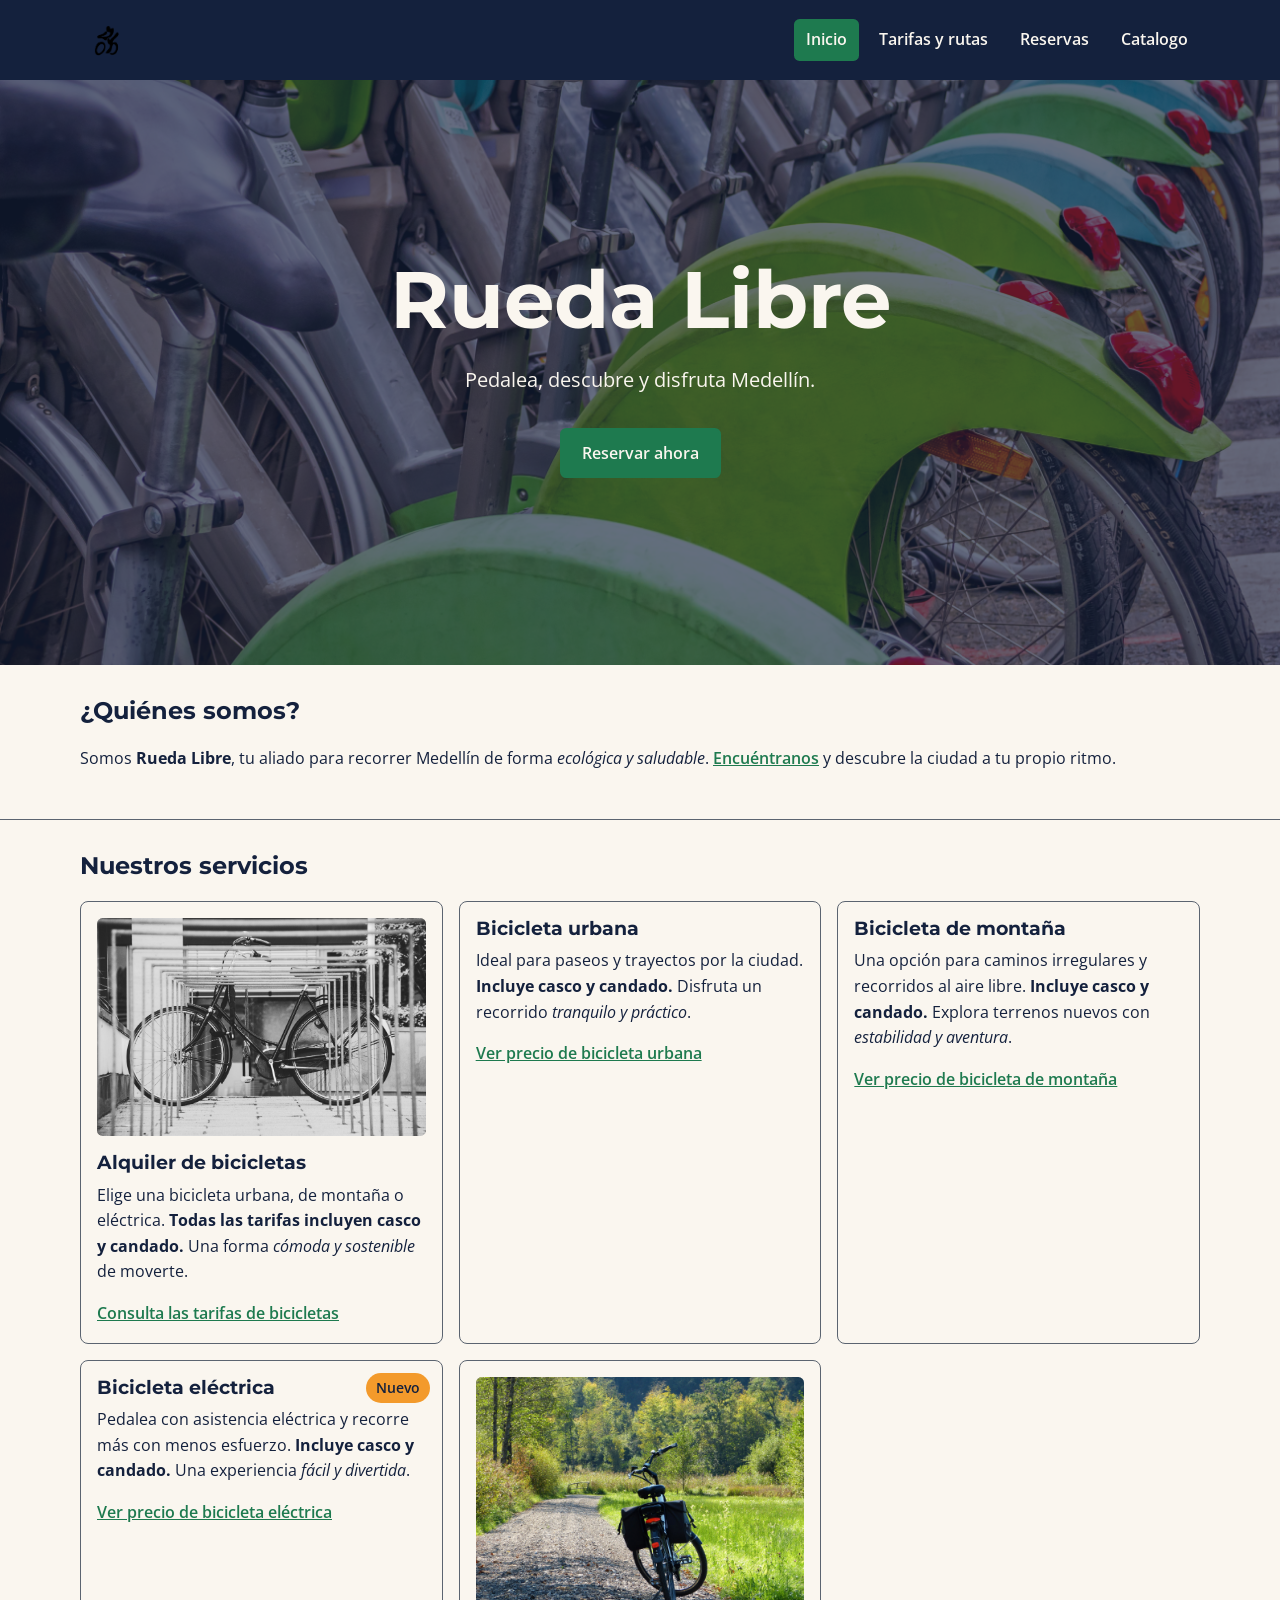
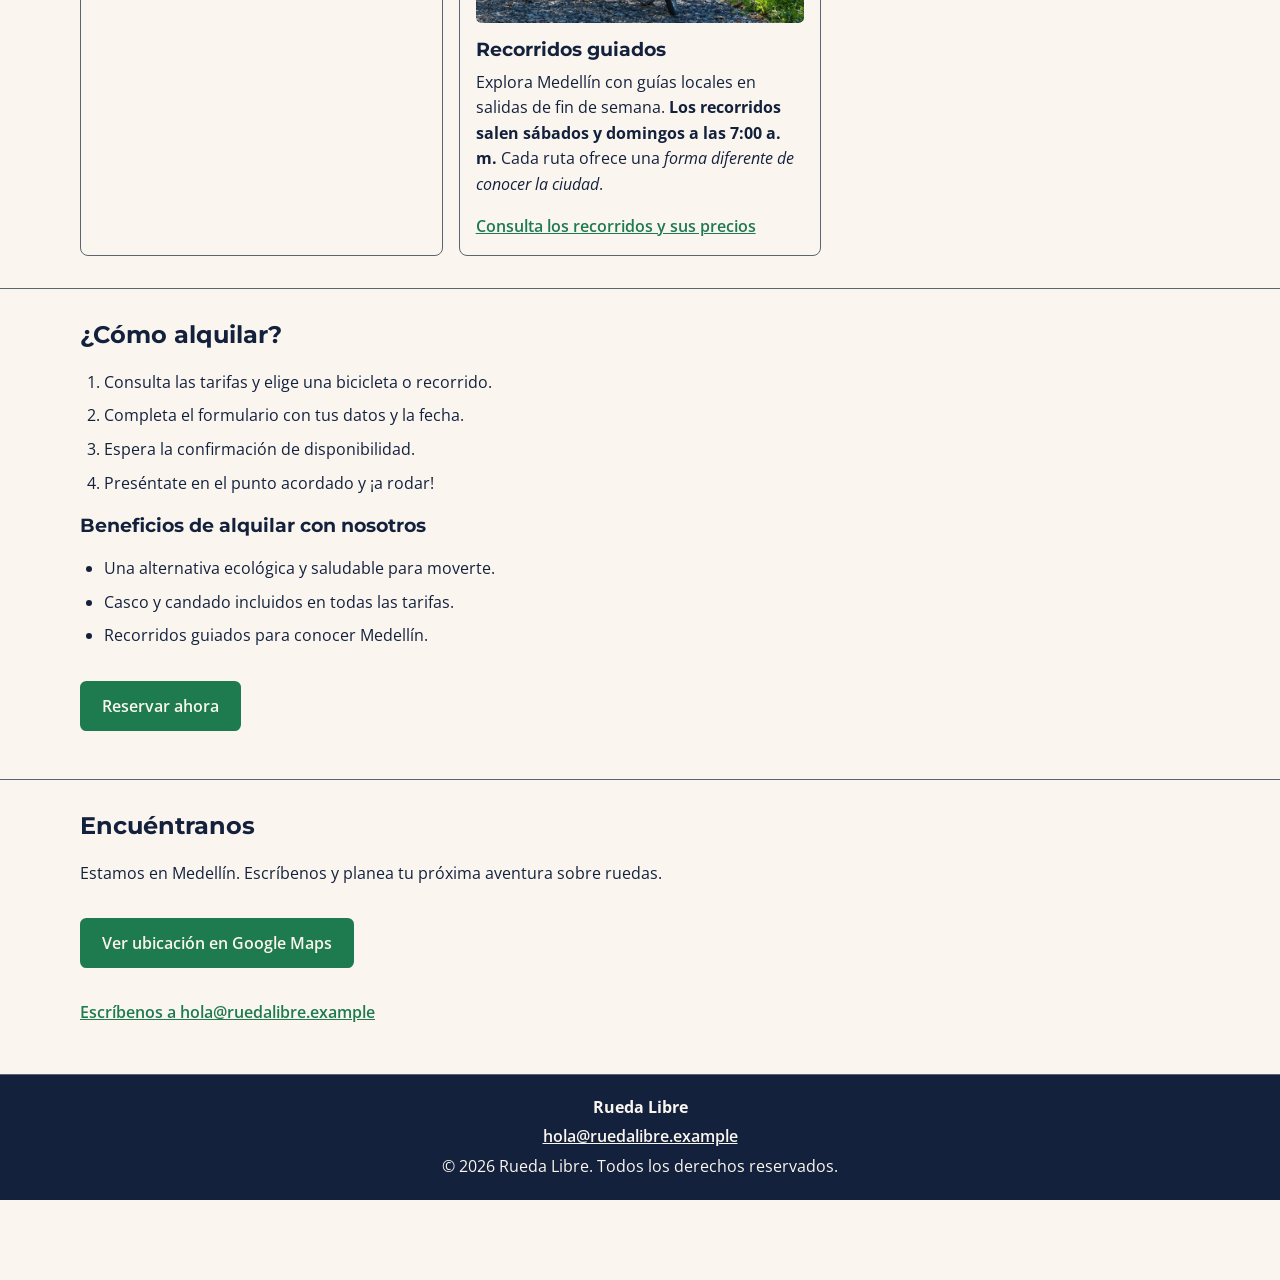
<file: index.html>
<!DOCTYPE html>
<html lang="es">
<head>
    <meta charset="UTF-8">
    <meta name="viewport" content="width=device-width, initial-scale=1.0">
    <meta name="description" content="Alquila bicicletas y descubre Medellín con los recorridos guiados de Rueda Libre.">
    <title>Rueda Libre | Bicicletas y recorridos en Medellín</title>
    <link rel="preconnect" href="https://fonts.googleapis.com">
    <link rel="preconnect" href="https://fonts.gstatic.com" crossorigin>
    <link href="https://fonts.googleapis.com/css2?family=Montserrat:wght@700&family=Open+Sans:wght@400;600&display=swap" rel="stylesheet">
    <link rel="stylesheet" href="css/styles.css">
</head>
<body>
    <header class="site-header">
        <nav class="site-nav" aria-label="Navegación principal">
            <a class="brand" href="index.html" aria-label="Rueda Libre, inicio">
                <img src="img/Logo.png" alt="Logo de Rueda Libre" width="56" height="56">
            </a>
            <ul id="menu">
                <li><a class="activo" href="index.html" aria-current="page">Inicio</a></li>
                <li><a href="paginas/tarifas.html">Tarifas y rutas</a></li>
                <li><a href="paginas/reservas.html">Reservas</a></li>
                <li><a href="paginas/catalogo-bootstrap.html">Catalogo</a></li>
            </ul>
        </nav>
    </header>

    <main>
        <section class="hero" aria-labelledby="titulo-principal">
            <img class="hero-image" src="img/Portada.jpg" alt="Fila de bicicletas de alquiler listas para salir" width="1600">
            <div class="hero-content">
                <h1 id="titulo-principal">Rueda Libre</h1>
                <p>Pedalea, descubre y disfruta Medellín.</p>
                <a class="button" href="paginas/reservas.html">Reservar ahora</a>
            </div>
        </section>

        <section class="content-section" id="quienes-somos" aria-labelledby="titulo-quienes-somos">
            <h2 id="titulo-quienes-somos">¿Quiénes somos?</h2>
            <p>
                Somos <strong>Rueda Libre</strong>, tu aliado para recorrer Medellín de forma
                <em>ecológica y saludable</em>. <a href="#encuentranos">Encuéntranos</a> y descubre
                la ciudad a tu propio ritmo.
            </p>
        </section>

        <section class="content-section content-section--muted" id="servicios" aria-labelledby="titulo-servicios">
            <h2 id="titulo-servicios">Nuestros servicios</h2>
            <div class="service-grid">
                <article class="service-card">
                    <img src="img/Bicicleta.jpg" alt="Bicicleta lista para recorrer la ciudad" width="800">
                    <h3>Alquiler de bicicletas</h3>
                    <p>Elige una bicicleta urbana, de montaña o eléctrica. <strong>Todas las tarifas incluyen casco y candado.</strong> Una forma <em>cómoda y sostenible</em> de moverte.</p>
                    <a href="paginas/tarifas.html">Consulta las tarifas de bicicletas</a>
                </article>
                <article class="service-card">
                    <h3>Bicicleta urbana</h3>
                    <p>Ideal para paseos y trayectos por la ciudad. <strong>Incluye casco y candado.</strong> Disfruta un recorrido <em>tranquilo y práctico</em>.</p>
                    <a href="paginas/tarifas.html">Ver precio de bicicleta urbana</a>
                </article>
                <article class="service-card">
                    <h3>Bicicleta de montaña</h3>
                    <p>Una opción para caminos irregulares y recorridos al aire libre. <strong>Incluye casco y candado.</strong> Explora terrenos nuevos con <em>estabilidad y aventura</em>.</p>
                    <a href="paginas/tarifas.html">Ver precio de bicicleta de montaña</a>
                </article>
                <article class="service-card service-card--new">
                    <span class="new-badge">Nuevo</span>
                    <h3>Bicicleta eléctrica</h3>
                    <p>Pedalea con asistencia eléctrica y recorre más con menos esfuerzo. <strong>Incluye casco y candado.</strong> Una experiencia <em>fácil y divertida</em>.</p>
                    <a href="paginas/tarifas.html">Ver precio de bicicleta eléctrica</a>
                </article>
                <article class="service-card">
                    <img src="img/Ruta.jpg" alt="Ruta ciclista que atraviesa paisajes de Medellín" width="800">
                    <h3>Recorridos guiados</h3>
                    <p>Explora Medellín con guías locales en salidas de fin de semana. <strong>Los recorridos salen sábados y domingos a las 7:00 a. m.</strong> Cada ruta ofrece una <em>forma diferente de conocer la ciudad</em>.</p>
                    <a href="paginas/tarifas.html#recorridos">Consulta los recorridos y sus precios</a>
                </article>
            </div>
        </section>

        <section class="content-section" id="como-alquilar" aria-labelledby="titulo-como-alquilar">
            <h2 id="titulo-como-alquilar">¿Cómo alquilar?</h2>
            <ol class="steps-list">
                <li>Consulta las tarifas y elige una bicicleta o recorrido.</li>
                <li>Completa el formulario con tus datos y la fecha.</li>
                <li>Espera la confirmación de disponibilidad.</li>
                <li>Preséntate en el punto acordado y ¡a rodar!</li>
            </ol>
            <h3>Beneficios de alquilar con nosotros</h3>
            <ul class="benefits-list">
                <li>Una alternativa ecológica y saludable para moverte.</li>
                <li>Casco y candado incluidos en todas las tarifas.</li>
                <li>Recorridos guiados para conocer Medellín.</li>
            </ul>
            <a class="button" href="paginas/reservas.html">Reservar ahora</a>
        </section>

        <section class="content-section content-section--muted" id="encuentranos" aria-labelledby="titulo-encuentranos">
            <h2 id="titulo-encuentranos">Encuéntranos</h2>
            <p>Estamos en Medellín. Escríbenos y planea tu próxima aventura sobre ruedas.</p>
            <a class="button" href="https://maps.google.com/?q=Medellin" target="_blank" rel="noopener noreferrer">Ver ubicación en Google Maps</a>
            <p><a href="mailto:hola@ruedalibre.example">Escríbenos a hola@ruedalibre.example</a></p>
        </section>
    </main>

    <footer class="site-footer">
        <p><strong>Rueda Libre</strong></p>
        <p><a href="mailto:hola@ruedalibre.example">hola@ruedalibre.example</a></p>
        <p>© 2026 Rueda Libre. Todos los derechos reservados.</p>
    </footer>


</body>
</html>
</file>
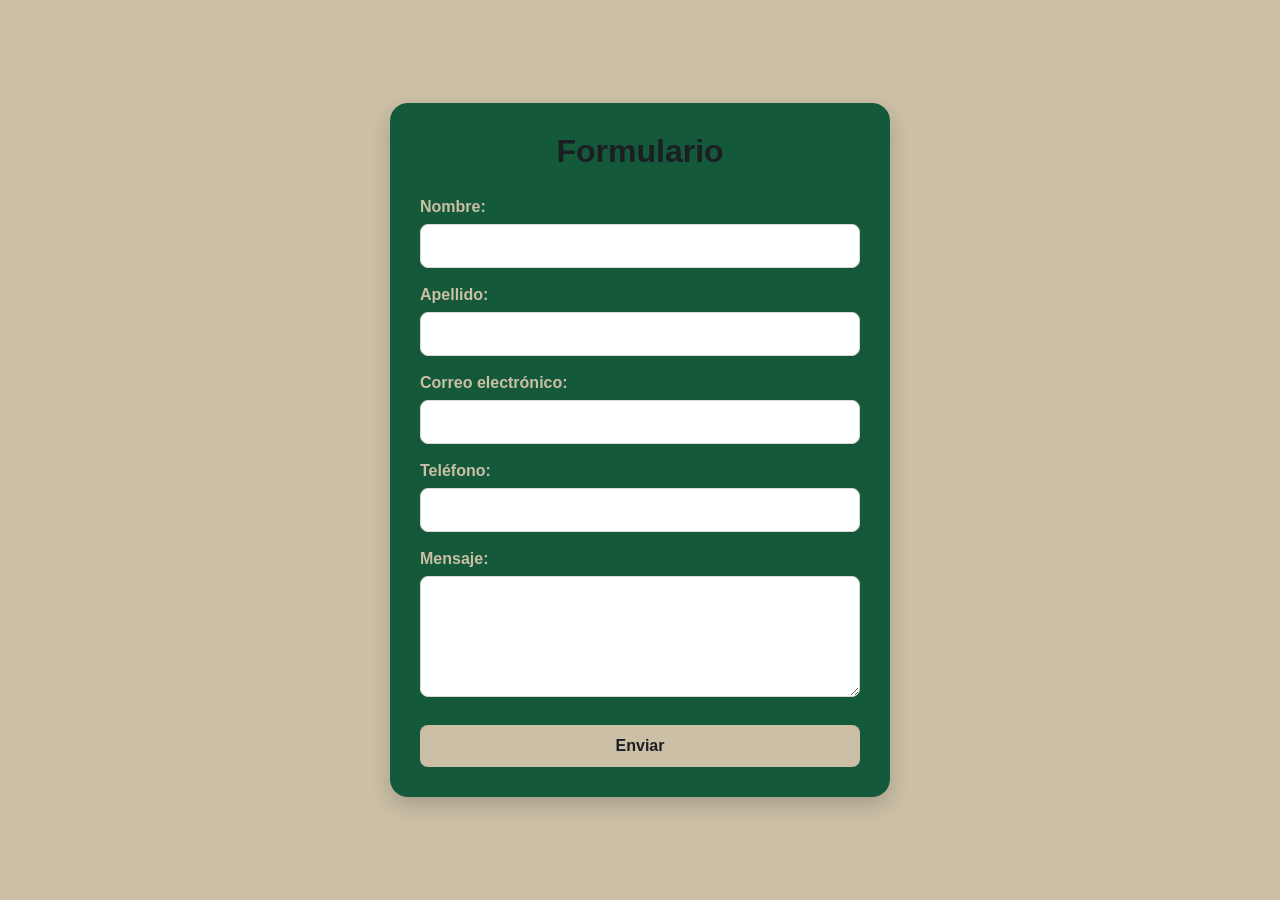
<file: Form contacto.html>
<!DOCTYPE html>
<html lang="es">
<head>
    <meta charset="UTF-8">
    <meta name="viewport" content="width=device-width, initial-scale=1.0">
    <title>Formulario</title>
    <link rel="stylesheet" href="Style.css">
</head>
<body>
    <div class="container">
        <form class="contact-form" action="envir/datos.php" method="POST">
            <h1>Formulario</h1>

            <div class="form-group">
                <label for="nombre">Nombre:</label>
                <input type="text" id="nombre" name="nombre" required>
            </div>

            <div class="form-group">
                <label for="apellido">Apellido:</label>
                <input type="text" id="apellido" name="apellido" required>
            </div>

            <div class="form-group">
                <label for="email">Correo electrónico:</label>
                <input type="email" id="email" name="email" required>
            </div>

            <div class="form-group">
                <label for="telefono">Teléfono:</label>
                <input type="tel" id="telefono" name="telefono" required>
            </div>

            <div class="form-group">
                <label for="mensaje">Mensaje:</label>
                <textarea id="mensaje" name="mensaje" rows="5" required></textarea>
            </div>

            <button type="submit">Enviar</button>
        </form>
    </div>
</body>
</html>
</file>
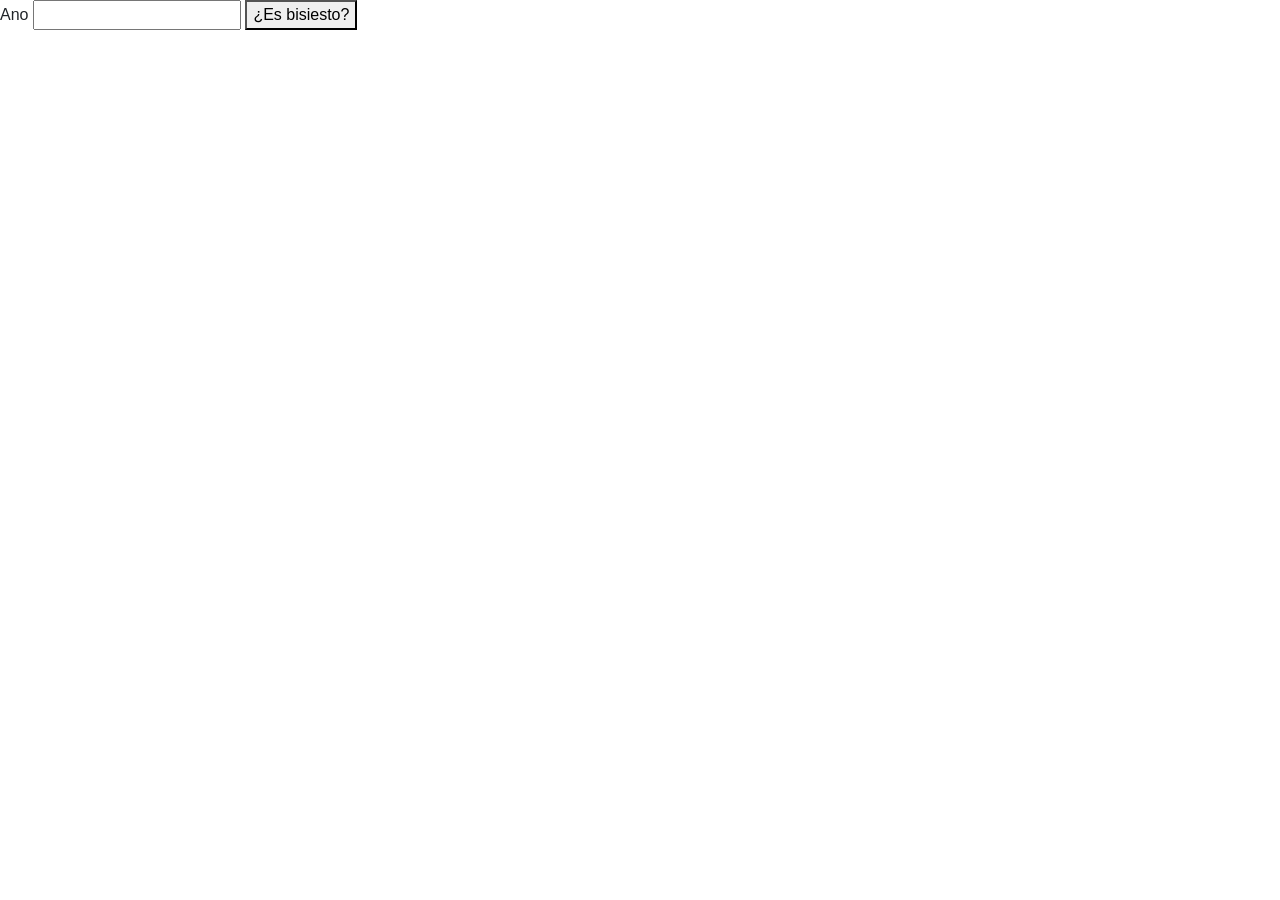
<file: Algoritmos/Ano_bisiesto.html>
<!DOCTYPE html>
<html lang="en">
<head>
    <meta charset="UTF-8">
    <meta name="viewport" content="width=device-width, initial-scale=1.0">
    <title>Ano_bisiesto</title>
    <link rel="stylesheet" href="https://cdn.jsdelivr.net/npm/bootstrap@4.4.1/dist/css/bootstrap.min.css" integrity="sha384-Vkoo8x4CGsO3+Hhxv8T/Q5PaXtkKtu6ug5TOeNV6gBiFeWPGFN9MuhOf23Q9Ifjh" crossorigin="anonymous">
</head>
<body>   
<div id="Formulario año bisiesto">

<label for="Ano">Ano</label>
<input type="text" id="Ano"> 
<button id="btn1">¿Es bisiesto?</button>

<p id="Resultado"></p>






</div>


</body>
<script src="https://code.jquery.com/jquery-3.4.1.slim.min.js" integrity="sha384-J6qa4849blE2+poT4WnyKhv5vZF5SrPo0iEjwBvKU7imGFAV0wwj1yYfoRSJoZ+n" crossorigin="anonymous"></script>
<script src="https://cdn.jsdelivr.net/npm/popper.js@1.16.0/dist/umd/popper.min.js" integrity="sha384-Q6E9RHvbIyZFJoft+2mJbHaEWldlvI9IOYy5n3zV9zzTtmI3UksdQRVvoxMfooAo" crossorigin="anonymous"></script>
<script src="https://cdn.jsdelivr.net/npm/bootstrap@4.4.1/dist/js/bootstrap.min.js" integrity="sha384-wfSDF2E50Y2D1uUdj0O3uMBJnjuUD4Ih7YwaYd1iqfktj0Uod8GCExl3Og8ifwB6" crossorigin="anonymous"></script>
<footer><script src="Ano_bisisesto.js"></script></footer>
</html>
</file>
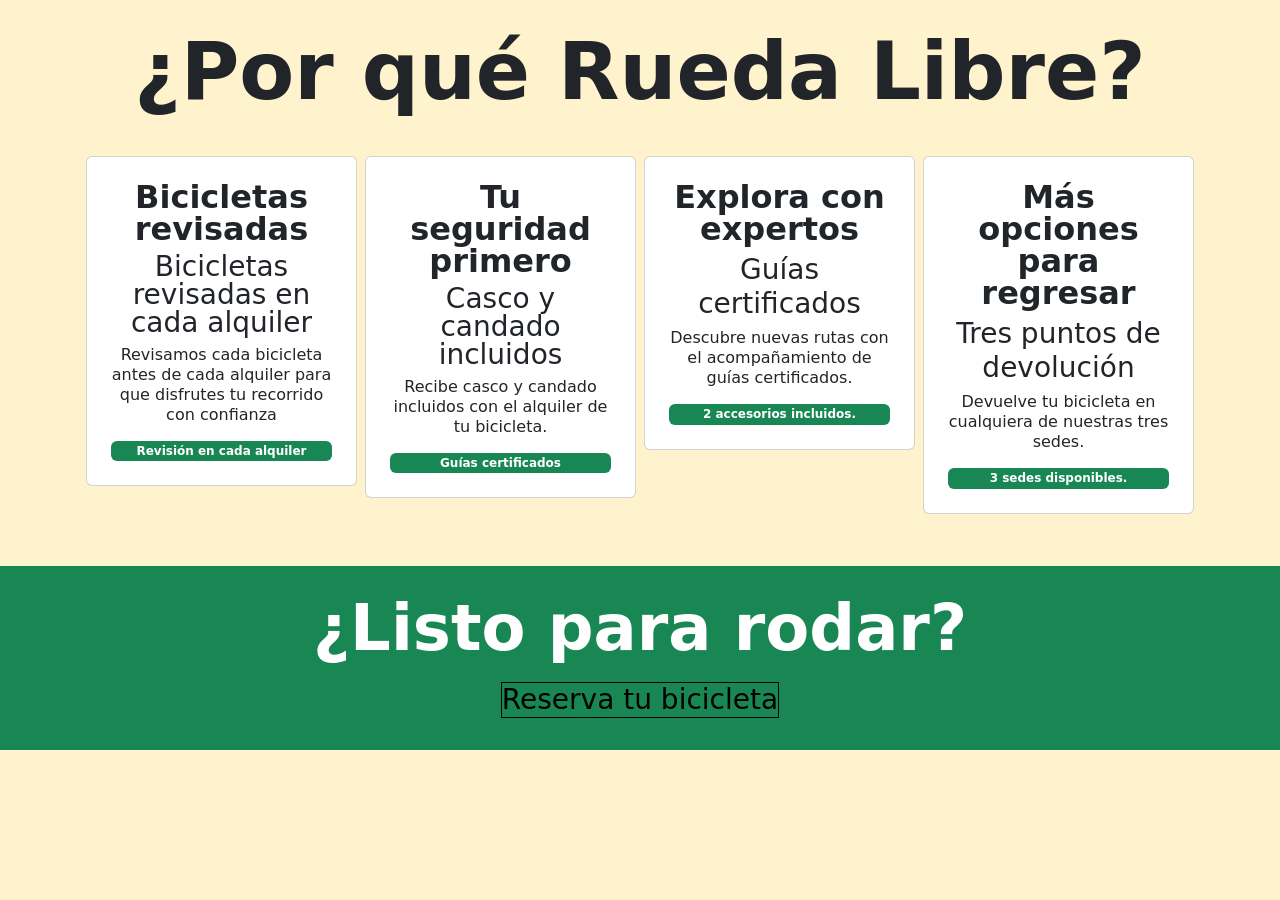
<file: paginas/catalogo-bootstrap.html>
<!doctype html>
<html lang="en">
  <head>
    <meta charset="utf-8">
    <meta name="viewport" content="width=device-width, initial-scale=1">
    <title>Bootstrap demo</title>
    <link href="https://cdn.jsdelivr.net/npm/bootstrap@5.3.8/dist/css/bootstrap.min.css" rel="stylesheet" integrity="sha384-sRIl4kxILFvY47J16cr9ZwB07vP4J8+LH7qKQnuqkuIAvNWLzeN8tE5YBujZqJLB" crossorigin="anonymous">
  </head>
  <body style="background-color:#FFF3CD;">
    <script src="https://cdn.jsdelivr.net/npm/bootstrap@5.3.8/dist/js/bootstrap.bundle.min.js" integrity="sha384-FKyoEForCGlyvwx9Hj09JcYn3nv7wiPVlz7YYwJrWVcXK/BmnVDxM+D2scQbITxI" crossorigin="anonymous"></script>
    <section class="container d-flex flex-column py-4 gap-4">

<h1 class="text-center fw-bold display-1 ">¿Por qué Rueda Libre?</h1>
<div class="row row-cols-1 row-cols-md-2 row-cols-lg-4 p-1 g-2 text-center">  

    <div class="col">
  <div class="card p-4">
    <h2 class="h2 fw-bold lh-1">Bicicletas revisadas</h2>
<h3 class="text-body lh-1">Bicicletas revisadas en cada alquiler</h3>
<p  class="text-lg-center lh-sm" >Revisamos cada bicicleta antes de cada alquiler para que disfrutes tu recorrido con confianza</p>
   <div class="badge text-bg-success text-wrap">
Revisión en cada alquiler
         </div>
  </div>
  </div>
  <div class="col">
  <div class="card p-4">
    <h2 class="h2 fw-bold lh-1">Tu seguridad primero</h2>
<h3 class="text-body lh-1">Casco y candado incluidos</h3>
<p  class="text-lg-center lh-sm" >Recibe casco y candado incluidos con el alquiler de tu bicicleta.</p>
   <div class="badge text-bg-success text-wrap">
     Guías certificados
         </div>
  </div>
</div>
<div class="col">
  <div class="card p-4">
 <h2 class="h2 fw-bold lh-1">Explora con expertos</h2>
<h3 class="text-body">Guías certificados</h3>
<p class="text-lg-center lh-sm" >Descubre nuevas rutas con el acompañamiento de guías certificados.</p>
   <div class="badge text-bg-success text-wrap">
     2 accesorios incluidos.
         </div>
  </div>
</div>
<div class="col">
  <div class="card p-4">
<h2 class="h2 fw-bold lh-1">Más opciones para regresar</h2>
<h3 class="text-body">Tres puntos de devolución</h3>
<p  class="text-lg-center lh-sm" >Devuelve tu bicicleta en cualquiera de nuestras tres sedes.</p>
   <div class="badge text-bg-success text-wrap">
     3 sedes disponibles.
         </div>
  </div>
</div>
</div>
<div class="container">
</div>
    </section>

<div class="d-flex flex-column justify-content-center align-items-center gap-2 p-4 bg-success">

<h2 class="h2 display-3 fw-semibold text-white">¿Listo para rodar?</h2>
<a class="link-body-emphasis btn-outline-primary h3 link-underline-opacity-0 link-underline-opacity-100-hover border border-black" href="/paginas/reservas.html">Reserva tu bicicleta</a>


</div>


</body>
</html>
</file>
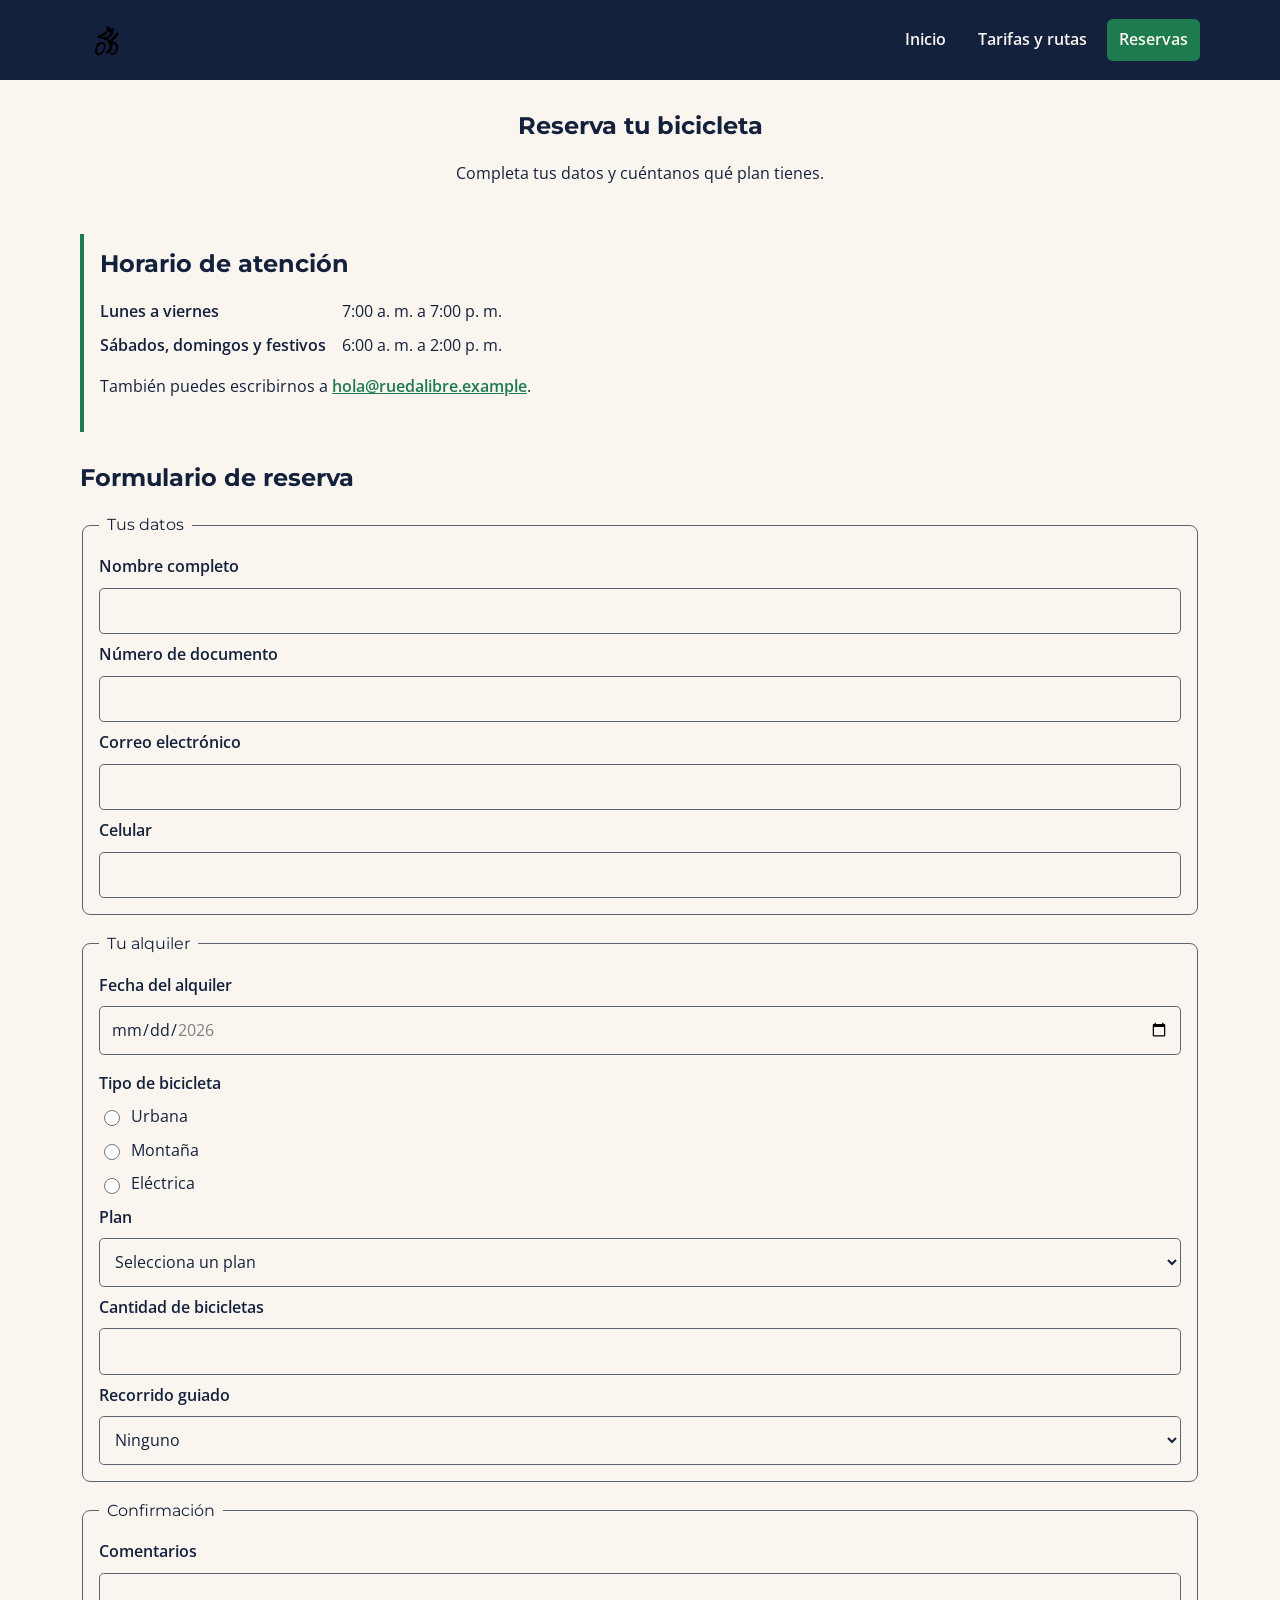
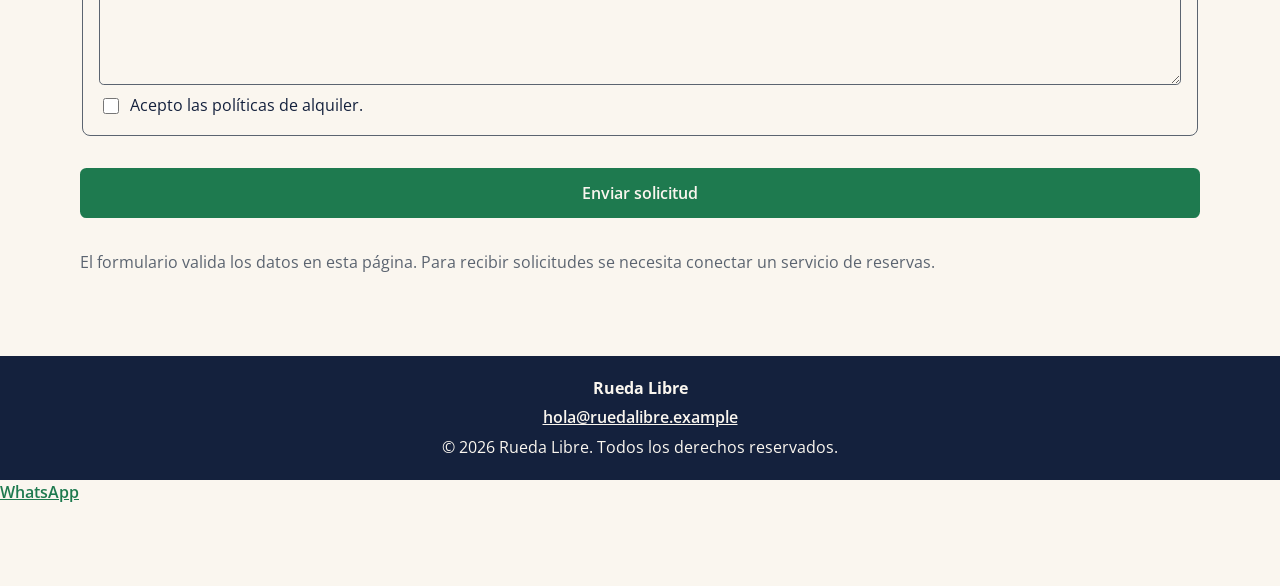
<file: paginas/reservas.html>
<!DOCTYPE html>
<html lang="es">
<head>
    <meta charset="UTF-8">
    <meta name="viewport" content="width=device-width, initial-scale=1.0">
    <meta name="description" content="Consulta el horario de atención y solicita tu reserva de bicicleta con Rueda Libre.">
    <title>Reservas | Rueda Libre</title>
    <link rel="preconnect" href="https://fonts.googleapis.com">
    <link rel="preconnect" href="https://fonts.gstatic.com" crossorigin>
    <link href="https://fonts.googleapis.com/css2?family=Montserrat:wght@700&family=Open+Sans:wght@400;600&display=swap" rel="stylesheet">
    <link rel="stylesheet" href="../css/styles.css">
</head>
<body>
    <header class="site-header">
        <nav class="site-nav" aria-label="Navegación principal">
            <a class="brand" href="../index.html" aria-label="Rueda Libre, inicio">
                <img src="../img/Logo.png" alt="Logo de Rueda Libre" width="56" height="56">
            </a>
            <ul id="menu">
                <li><a href="../index.html">Inicio</a></li>
                <li><a href="tarifas.html">Tarifas y rutas</a></li>
                <li><a class="activo" href="reservas.html" aria-current="page">Reservas</a></li>
            </ul>
        </nav>
    </header>

    <main class="page-main">
        <section class="page-heading" aria-labelledby="titulo-principal">
            <h1 id="titulo-principal">Reserva tu bicicleta</h1>
            <p>Completa tus datos y cuéntanos qué plan tienes.</p>
        </section>

        <aside class="content-section extra-info" aria-labelledby="titulo-horario">
            <h2 id="titulo-horario">Horario de atención</h2>
            <dl class="schedule-list">
                <dt>Lunes a viernes</dt>
                <dd>7:00 a. m. a 7:00 p. m.</dd>
                <dt>Sábados, domingos y festivos</dt>
                <dd>6:00 a. m. a 2:00 p. m.</dd>
            </dl>
            <p>También puedes escribirnos a <a href="mailto:hola@ruedalibre.example">hola@ruedalibre.example</a>.</p>
        </aside>

        <section class="content-section" aria-labelledby="titulo-formulario">
            <h2 id="titulo-formulario">Formulario de reserva</h2>
            <form action="#" method="post">
                <fieldset>
                    <legend>Tus datos</legend>
                    <label for="nombre">Nombre completo</label>
                    <input id="nombre" name="nombre" type="text" required minlength="3" autocomplete="name">

                    <label for="documento">Número de documento</label>
                    <input id="documento" name="documento" type="text" required inputmode="numeric" pattern="[0-9]{6,10}" title="Ingresa entre 6 y 10 números, sin puntos ni espacios.">

                    <label for="correo">Correo electrónico</label>
                    <input id="correo" name="correo" type="email" required autocomplete="email">

                    <label for="celular">Celular</label>
                    <input id="celular" name="celular" type="tel" required inputmode="numeric" pattern="3[0-9]{9}" title="Ingresa 10 dígitos y comienza por 3." autocomplete="tel">
                </fieldset>

                <fieldset>
                    <legend>Tu alquiler</legend>
                    <label for="fecha">Fecha del alquiler</label>
                    <input id="fecha" name="fecha" type="date" required min="2026-11-01" max="2026-12-31">

                    <p class="form-label">Tipo de bicicleta</p>
                    <label class="choice-label" for="bicicleta-urbana"><input id="bicicleta-urbana" name="bicicleta" type="radio" value="urbana" required> Urbana</label>
                    <label class="choice-label" for="bicicleta-montana"><input id="bicicleta-montana" name="bicicleta" type="radio" value="montana"> Montaña</label>
                    <label class="choice-label" for="bicicleta-electrica"><input id="bicicleta-electrica" name="bicicleta" type="radio" value="electrica"> Eléctrica</label>

                    <label for="plan">Plan</label>
                    <select id="plan" name="plan" required>
                        <option value="">Selecciona un plan</option>
                        <option value="1-hora">1 hora</option>
                        <option value="medio-dia">Medio día (4 h)</option>
                        <option value="dia-completo">Día completo</option>
                    </select>

                    <label for="cantidad">Cantidad de bicicletas</label>
                    <input id="cantidad" name="cantidad" type="number" required min="1" max="6">

                    <label for="recorrido">Recorrido guiado</label>
                    <select id="recorrido" name="recorrido" required>
                        <option value="ninguno">Ninguno</option>
                        <option value="rio-y-parques">Río y Parques</option>
                        <option value="sabores-de-barrio">Sabores de Barrio</option>
                        <option value="reto-las-palmas">Reto Las Palmas</option>
                    </select>
                </fieldset>

                <fieldset>
                    <legend>Confirmación</legend>
                    <label for="comentarios">Comentarios</label>
                    <textarea id="comentarios" name="comentarios" rows="4" maxlength="300"></textarea>

                    <label class="choice-label" for="politicas">
                        <input id="politicas" name="politicas" type="checkbox" required>
                        Acepto las políticas de alquiler.
                    </label>
                </fieldset>

                <button class="button" type="submit">Enviar solicitud</button>
            </form>
            <p class="form-note">El formulario valida los datos en esta página. Para recibir solicitudes se necesita conectar un servicio de reservas.</p>
        </section>
    </main>

    <footer class="site-footer">
        <p><strong>Rueda Libre</strong></p>
        <p><a href="mailto:hola@ruedalibre.example">hola@ruedalibre.example</a></p>
        <p>© 2026 Rueda Libre. Todos los derechos reservados.</p>
    </footer>

    <a class="whatsapp-link" href="https://wa.me/573000000000" target="_blank" rel="noopener noreferrer">WhatsApp</a>
</body>
</html>
</file>
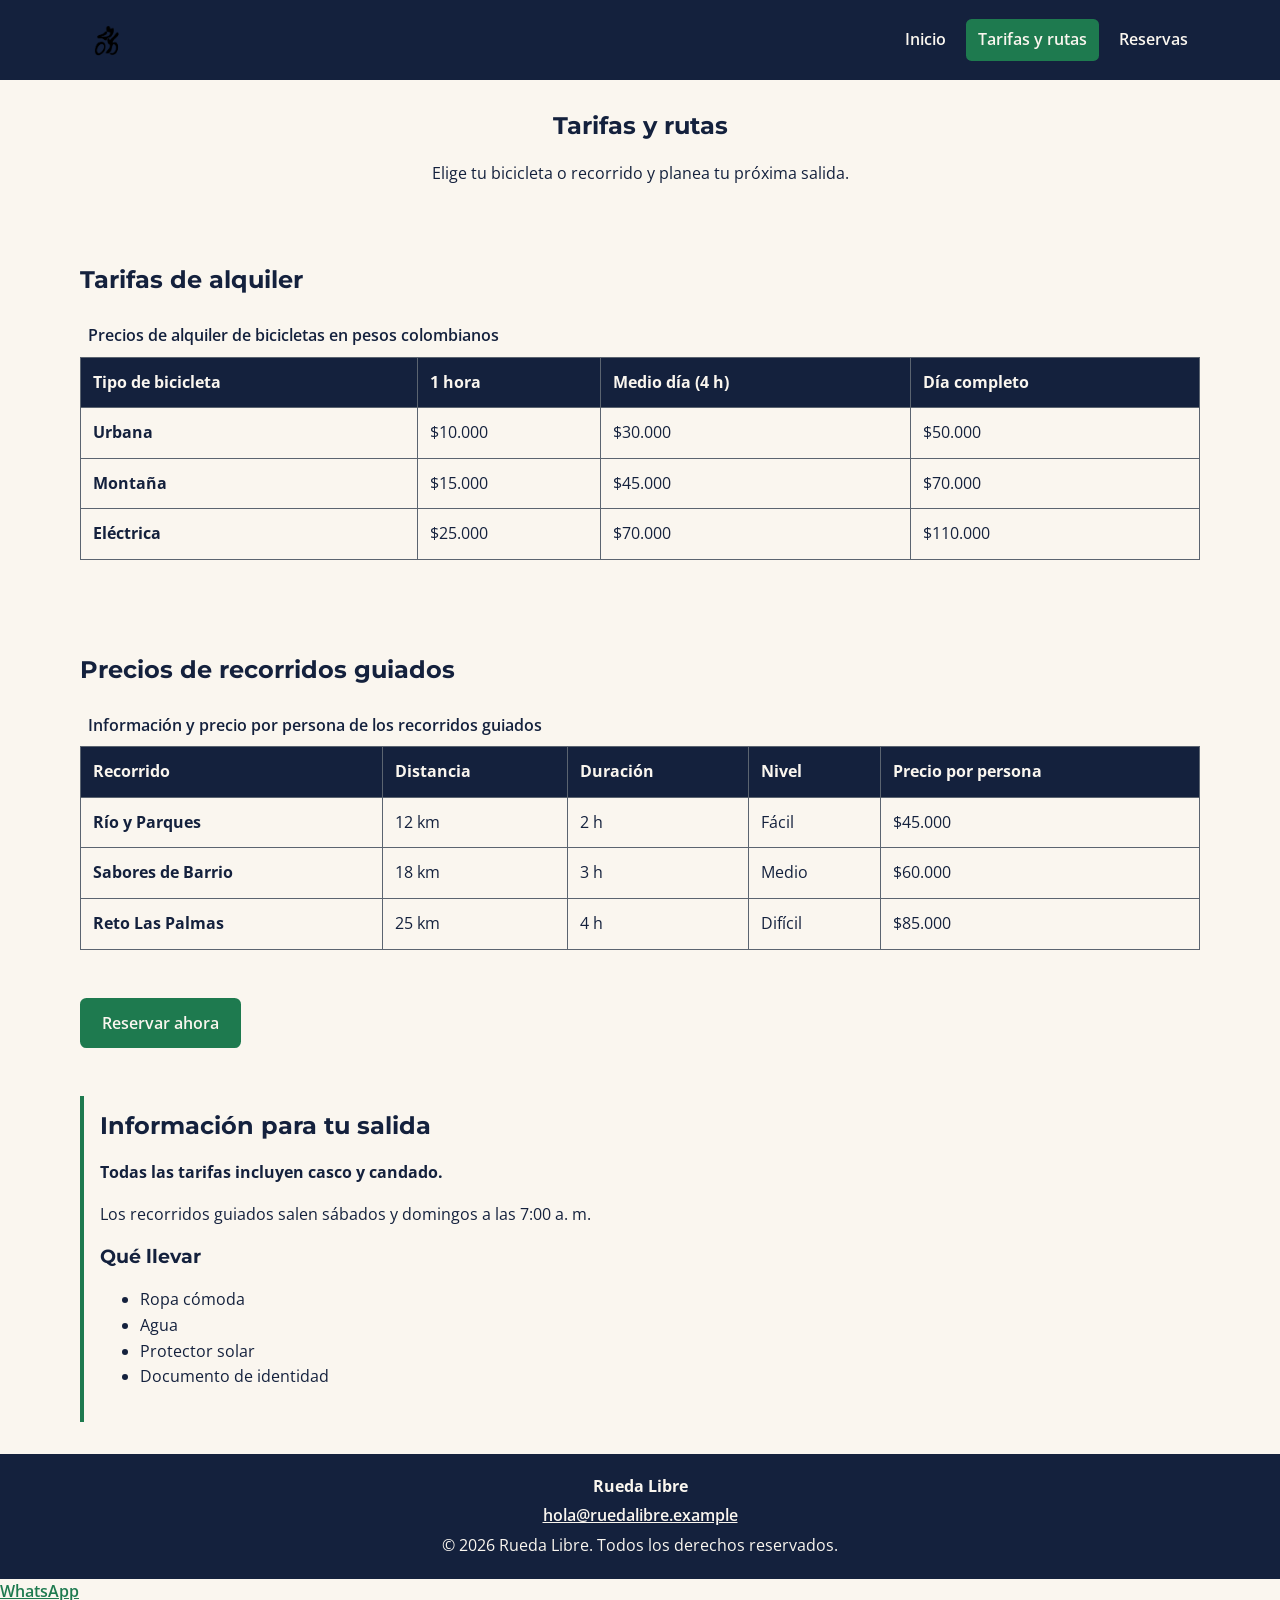
<file: paginas/tarifas.html>
<!DOCTYPE html>
<html lang="es">
<head>
    <meta charset="UTF-8">
    <meta name="viewport" content="width=device-width, initial-scale=1.0">
    <meta name="description" content="Consulta las tarifas de alquiler de bicicletas y los precios de recorridos guiados en Medellín.">
    <title>Tarifas y rutas | Rueda Libre</title>
    <link rel="preconnect" href="https://fonts.googleapis.com">
    <link rel="preconnect" href="https://fonts.gstatic.com" crossorigin>
    <link href="https://fonts.googleapis.com/css2?family=Montserrat:wght@700&family=Open+Sans:wght@400;600&display=swap" rel="stylesheet">
    <link rel="stylesheet" href="../css/styles.css">
</head>
<body>
    <header class="site-header">
        <nav class="site-nav" aria-label="Navegación principal">
            <a class="brand" href="../index.html" aria-label="Rueda Libre, inicio">
                <img src="../img/Logo.png" alt="Logo de Rueda Libre" width="56" height="56">
            </a>
            <ul id="menu">
                <li><a href="../index.html">Inicio</a></li>
                <li><a class="activo" href="tarifas.html" aria-current="page">Tarifas y rutas</a></li>
                <li><a href="reservas.html">Reservas</a></li>
            </ul>
        </nav>
    </header>

    <main class="page-main">
        <section class="page-heading" aria-labelledby="titulo-principal">
            <h1 id="titulo-principal">Tarifas y rutas</h1>
            <p>Elige tu bicicleta o recorrido y planea tu próxima salida.</p>
        </section>

        <section class="content-section" aria-labelledby="titulo-alquiler">
            <h2 id="titulo-alquiler">Tarifas de alquiler</h2>
            <table>
                <caption>Precios de alquiler de bicicletas en pesos colombianos</caption>
                <thead>
                    <tr>
                        <th scope="col">Tipo de bicicleta</th>
                        <th scope="col">1 hora</th>
                        <th scope="col">Medio día (4 h)</th>
                        <th scope="col">Día completo</th>
                    </tr>
                </thead>
                <tbody>
                    <tr>
                        <th scope="row">Urbana</th>
                        <td>$10.000</td>
                        <td>$30.000</td>
                        <td>$50.000</td>
                    </tr>
                    <tr>
                        <th scope="row">Montaña</th>
                        <td>$15.000</td>
                        <td>$45.000</td>
                        <td>$70.000</td>
                    </tr>
                    <tr>
                        <th scope="row">Eléctrica</th>
                        <td>$25.000</td>
                        <td>$70.000</td>
                        <td>$110.000</td>
                    </tr>
                </tbody>
            </table>
        </section>

        <section class="content-section" id="recorridos" aria-labelledby="titulo-recorridos">
            <h2 id="titulo-recorridos">Precios de recorridos guiados</h2>
            <table>
                <caption>Información y precio por persona de los recorridos guiados</caption>
                <thead>
                    <tr>
                        <th scope="col">Recorrido</th>
                        <th scope="col">Distancia</th>
                        <th scope="col">Duración</th>
                        <th scope="col">Nivel</th>
                        <th scope="col">Precio por persona</th>
                    </tr>
                </thead>
                <tbody>
                    <tr>
                        <th scope="row">Río y Parques</th>
                        <td>12 km</td>
                        <td>2 h</td>
                        <td>Fácil</td>
                        <td>$45.000</td>
                    </tr>
                    <tr>
                        <th scope="row">Sabores de Barrio</th>
                        <td>18 km</td>
                        <td>3 h</td>
                        <td>Medio</td>
                        <td>$60.000</td>
                    </tr>
                    <tr>
                        <th scope="row">Reto Las Palmas</th>
                        <td>25 km</td>
                        <td>4 h</td>
                        <td>Difícil</td>
                        <td>$85.000</td>
                    </tr>
                </tbody>
            </table>
            <a class="button" href="reservas.html">Reservar ahora</a>
        </section>

        <aside class="content-section extra-info" aria-labelledby="titulo-preparacion">
            <h2 id="titulo-preparacion">Información para tu salida</h2>
            <p><strong>Todas las tarifas incluyen casco y candado.</strong></p>
            <p>Los recorridos guiados salen sábados y domingos a las 7:00 a. m.</p>
            <h3>Qué llevar</h3>
            <ul>
                <li>Ropa cómoda</li>
                <li>Agua</li>
                <li>Protector solar</li>
                <li>Documento de identidad</li>
            </ul>
        </aside>
    </main>

    <footer class="site-footer">
        <p><strong>Rueda Libre</strong></p>
        <p><a href="mailto:hola@ruedalibre.example">hola@ruedalibre.example</a></p>
        <p>© 2026 Rueda Libre. Todos los derechos reservados.</p>
    </footer>

    <a class="whatsapp-link" href="https://wa.me/573000000000" target="_blank" rel="noopener noreferrer">WhatsApp</a>
</body>
</html>
</file>
<file: css/styles.css>
:root {
    --verde-ruta: #1e7a4f;
    --naranja-pedal: #f39a2b;
    --azul-noche: #14213d;
    --crema: #faf6ef;
    --gris-asfalto: #5b6470;
    --fuente-titulos: "Montserrat", Arial, sans-serif;
    --fuente-texto: "Open Sans", Arial, sans-serif;
    --espacio-pequeno: 0.5rem;
    --espacio-medio: 1rem;
    --espacio-grande: 2rem;
    --ancho-contenido: 70rem;
}

* {
    box-sizing: border-box;
}

html {
    scroll-behavior: smooth;
}

body {
    margin: 0;
    padding-bottom: 5rem;
    background-color: var(--crema);
    color: var(--azul-noche);
    font-family: var(--fuente-texto);
    line-height: 1.6;
}

h1,
h2,
h3 {
    color: var(--azul-noche);
    font-family: var(--fuente-titulos);
    line-height: 1.2;
}

a {
    color: var(--verde-ruta);
    font-weight: 600;
}

a:hover {
    text-decoration-thickness: 2px;
}

a:focus-visible,
button:focus-visible,
input:focus-visible,
select:focus-visible,
textarea:focus-visible {
    outline: 3px solid var(--naranja-pedal);
    outline-offset: 3px;
}

.site-header {
    position: sticky;
    top: 0;
    z-index: 2;
    background-color: var(--azul-noche);
}

.site-nav {
    display: flex;
    width: min(100% - 2rem, var(--ancho-contenido));
    min-height: 5rem;
    margin: 0 auto;
    align-items: center;
    justify-content: space-between;
    gap: var(--espacio-medio);
}

.brand {
    display: inline-block;
    flex-shrink: 0;
}

.brand img {
    display: block;
    width: 3.5rem;
    height: 3.5rem;
    object-fit: contain;
}

.site-nav ul {
    display: flex;
    flex-wrap: wrap;
    justify-content: flex-end;
    gap: var(--espacio-pequeno);
    margin: 0;
    padding: 0;
    list-style: none;
}

.site-nav #menu a {
    display: inline-block;
    padding: 0.5rem 0.75rem;
    border-radius: 0.35rem;
    color: var(--crema);
    text-decoration: none;
}

.site-nav #menu a:hover,
.site-nav #menu a:focus,
.site-nav #menu a.activo {
    background-color: var(--verde-ruta);
    color: var(--crema);
}

.hero {
    position: relative;
    display: grid;
    min-height: 65vh;
    place-items: center;
    overflow: hidden;
    background-color: var(--azul-noche);
    text-align: center;
}

.hero-image {
    position: absolute;
    inset: 0;
    width: 100%;
    height: 100%;
    object-fit: cover;
    opacity: 0.35;
}

.hero-content {
    position: relative;
    padding: var(--espacio-grande) var(--espacio-medio);
}

.hero h1,
.hero p {
    color: var(--crema);
}

.hero h1 {
    margin: 0;
    font-size: clamp(2.5rem, 8vw, 5rem);
}

.hero p {
    margin: var(--espacio-medio) 0;
    font-size: 1.25rem;
}

.content-section,
.page-heading {
    width: min(100% - 2rem, var(--ancho-contenido));
    margin: 0 auto;
    padding: var(--espacio-grande) 0;
    scroll-margin-top: 6rem;
}

.page-main {
    padding-bottom: var(--espacio-grande);
}

.page-heading {
    text-align: center;
}

.page-heading h1,
.content-section h2 {
    margin-top: 0;
}

.content-section--muted {
    width: 100%;
    max-width: none;
    padding-right: max(1rem, calc((100% - var(--ancho-contenido)) / 2));
    padding-left: max(1rem, calc((100% - var(--ancho-contenido)) / 2));
    border-top: 1px solid var(--gris-asfalto);
    border-bottom: 1px solid var(--gris-asfalto);
}

.service-grid {
    display: grid;
    grid-template-columns: repeat(auto-fit, minmax(min(100%, 17rem), 1fr));
    gap: var(--espacio-medio);
}

.service-card {
    position: relative;
    padding: var(--espacio-medio);
    border: 1px solid var(--gris-asfalto);
    border-radius: 0.5rem;
    background-color: var(--crema);
}

.service-card > img {
    display: block;
    width: 100%;
    height: auto;
    margin-bottom: var(--espacio-medio);
    border-radius: 0.35rem;
}

.service-card h3 {
    margin: 0 0 var(--espacio-pequeno);
}

.service-card p {
    margin: 0 0 var(--espacio-medio);
}

.new-badge {
    position: absolute;
    top: 0.75rem;
    right: 0.75rem;
    padding: 0.25rem 0.6rem;
    border-radius: 1rem;
    background-color: var(--naranja-pedal);
    color: var(--azul-noche);
    font-size: 0.875rem;
    font-weight: 600;
}

.steps-list,
.benefits-list {
    display: grid;
    max-width: 48rem;
    gap: var(--espacio-pequeno);
    padding-left: 1.5rem;
}

.button {
    display: inline-block;
    margin: var(--espacio-medio) 0;
    padding: 0.75rem 1.25rem;
    border: 2px solid var(--verde-ruta);
    border-radius: 0.4rem;
    background-color: var(--verde-ruta);
    color: var(--crema);
    font: 600 1rem var(--fuente-texto);
    text-align: center;
    text-decoration: none;
    cursor: pointer;
}

.button:hover,
.button:focus {
    border-color: var(--azul-noche);
    background-color: var(--azul-noche);
    color: var(--crema);
}

table {
    width: 100%;
    margin: var(--espacio-medio) 0 var(--espacio-grande);
    border-collapse: collapse;
    background-color: var(--crema);
    text-align: left;
}

caption {
    padding: var(--espacio-pequeno);
    color: var(--azul-noche);
    font-weight: 600;
    text-align: left;
}

th,
td {
    padding: 0.75rem;
    border: 1px solid var(--gris-asfalto);
}

thead {
    background-color: var(--azul-noche);
    color: var(--crema);
}

thead th {
    color: var(--crema);
}

tbody th {
    text-align: left;
}

.extra-info {
    padding: var(--espacio-medio);
    border-left: 0.3rem solid var(--verde-ruta);
    background-color: var(--crema);
}

.schedule-list {
    display: grid;
    grid-template-columns: minmax(12rem, auto) 1fr;
    gap: var(--espacio-pequeno) var(--espacio-medio);
}

.schedule-list dt {
    font-weight: 600;
}

.schedule-list dd {
    margin: 0;
}

form {
    display: grid;
    gap: var(--espacio-medio);
}

fieldset {
    display: grid;
    gap: var(--espacio-pequeno);
    min-width: 0;
    padding: var(--espacio-medio);
    border: 1px solid var(--gris-asfalto);
    border-radius: 0.5rem;
}

legend {
    padding: 0 var(--espacio-pequeno);
    font-family: var(--fuente-titulos);
}

label,
.form-label {
    font-weight: 600;
}

.form-label {
    margin: var(--espacio-pequeno) 0 0;
}

input:not([type="radio"]):not([type="checkbox"]),
select,
textarea {
    width: 100%;
    padding: 0.7rem;
    border: 1px solid var(--gris-asfalto);
    border-radius: 0.3rem;
    background-color: var(--crema);
    color: var(--azul-noche);
    font: 1rem var(--fuente-texto);
}

textarea {
    resize: vertical;
}

.choice-label {
    display: flex;
    align-items: center;
    gap: var(--espacio-pequeno);
    font-weight: 400;
}

.choice-label input {
    width: 1rem;
    height: 1rem;
    accent-color: var(--verde-ruta);
}

.form-note {
    color: var(--gris-asfalto);
}

.site-footer {
    padding: var(--espacio-medio);
    background-color: var(--azul-noche);
    color: var(--crema);
    text-align: center;
}

.site-footer p {
    margin: 0.25rem;
}

.site-footer a {
    color: var(--crema);
}


@media (max-width: 42rem) {
    .site-nav {
        padding: var(--espacio-pequeno) 0;
        align-items: flex-start;
    }

    .site-nav ul {
        gap: 0.15rem;
    }

    .site-nav #menu a {
        padding: 0.45rem;
        font-size: 0.875rem;
    }

    .schedule-list {
        grid-template-columns: 1fr;
        gap: 0.15rem;
    }

    .schedule-list dd {
        margin-bottom: var(--espacio-pequeno);
    }

    table {
        font-size: 0.875rem;
    }

    th,
    td {
        padding: 0.45rem;
    }
}
</file>
<file: Style.css>
* {
    box-sizing: border-box;
}

body {
    margin: 0;
    min-height: 100vh;
    display: flex;
    justify-content: center;
    align-items: center;
    background-color: #CBBFA5;
    font-family: Arial, Helvetica, sans-serif;
}

.container {
    width: 100%;
    display: flex;
    justify-content: center;
    padding: 30px 20px;
}

.contact-form {
    width: 100%;
    max-width: 500px;
    background-color: #14593A;
    border-radius: 18px;
    box-shadow: 0 8px 20px rgba(27, 30, 35, 0.2);
    padding: 30px;
    display: flex;
    flex-direction: column;
    gap: 18px;
}

h1 {
    margin: 0 0 10px;
    text-align: center;
    color: #1B1E23;
    font-size: 2rem;
}

.form-group {
    display: flex;
    flex-direction: column;
    gap: 8px;
}

label {
    color: #CBBFA5;
    font-size: 1rem;
    font-weight: 600;
}

input[type="text"],
input[type="email"],
input[type="tel"],
textarea {
    width: 100%;
    padding: 12px 14px;
    border: 1px solid #d9d9d9;
    border-radius: 8px;
    font-size: 1rem;
    outline: none;
    transition: border-color 0.2s ease;
}

input[type="text"]:focus,
input[type="email"]:focus,
input[type="tel"]:focus,
textarea:focus {
    border-color: #CBBFA5;
}

textarea {
    min-height: 120px;
    resize: vertical;
}

button {
    margin-top: 10px;
    padding: 12px 18px;
    border: none;
    border-radius: 8px;
    background-color: #CBBFA5;
    color: #1B1E23;
    font-size: 1rem;
    font-weight: 700;
    cursor: pointer;
    transition: opacity 0.2s ease;
}

button:hover {
    opacity: 0.9;
}
</file>
